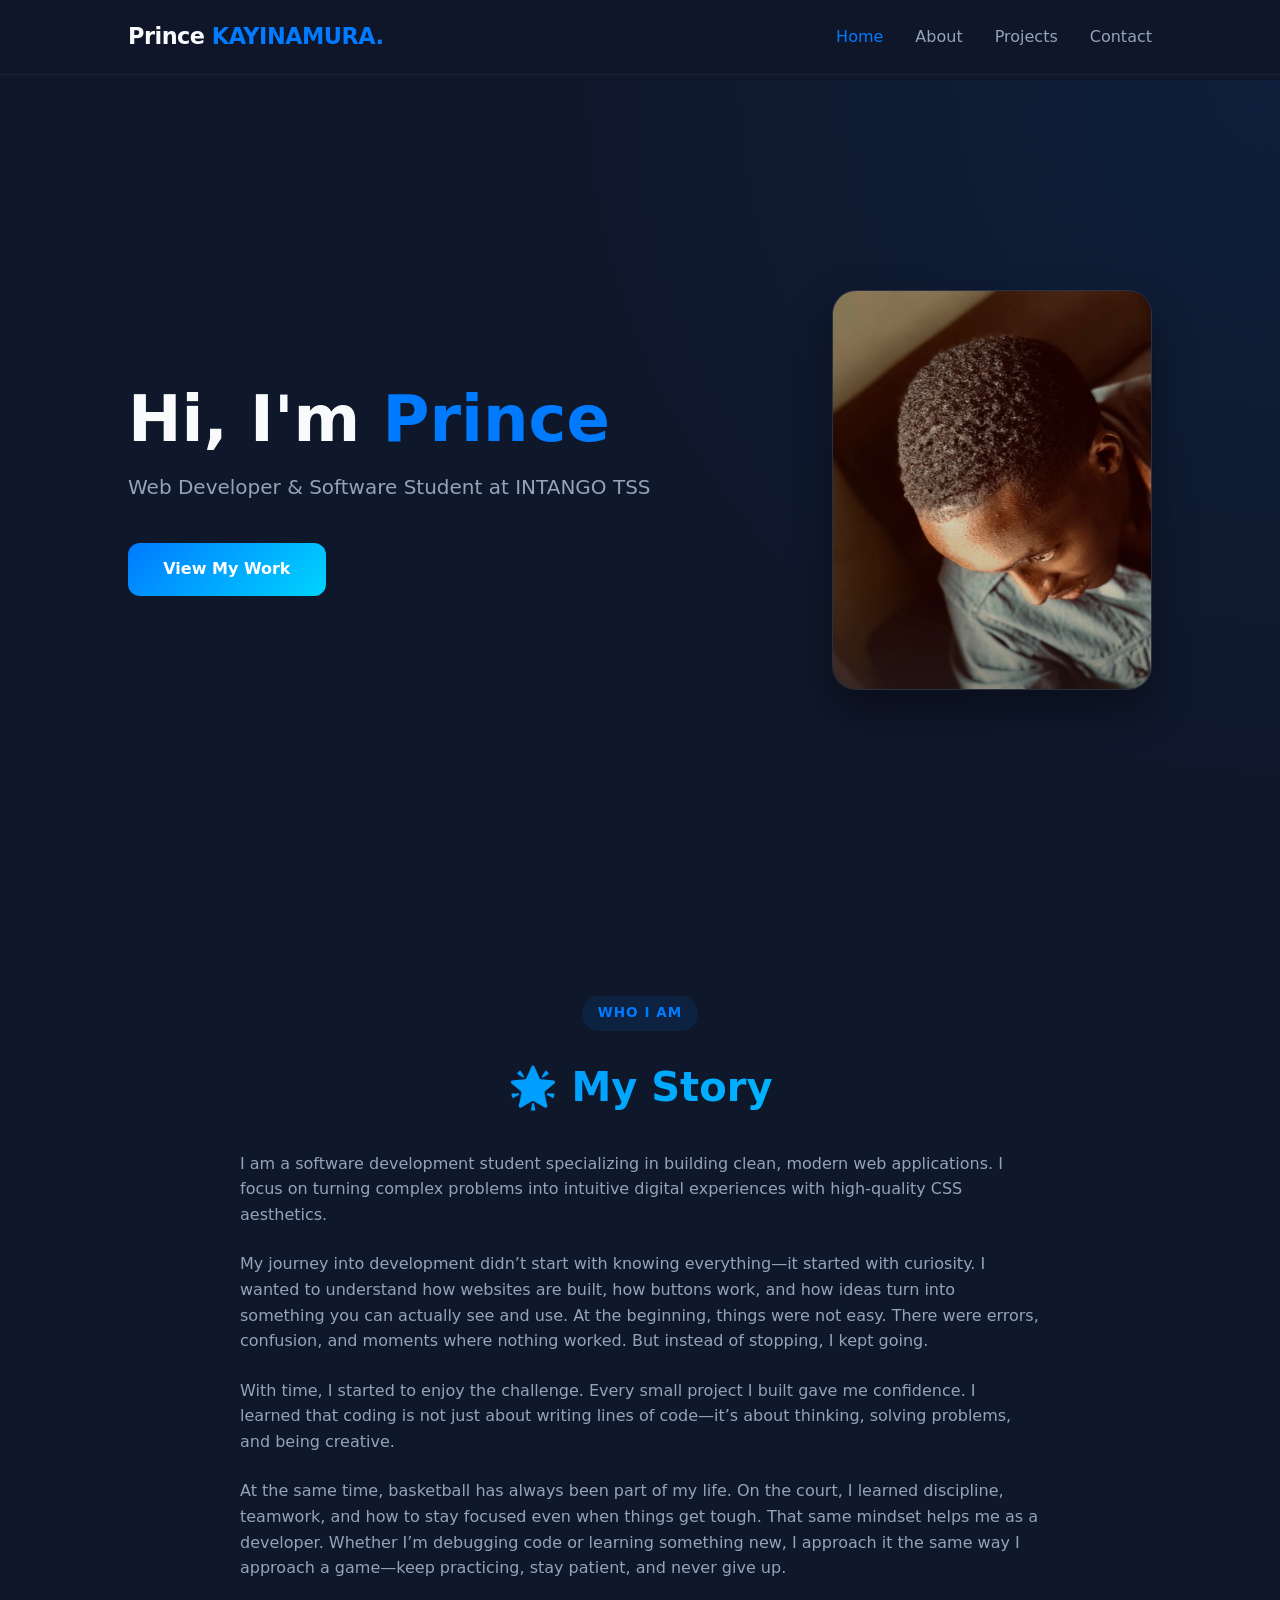
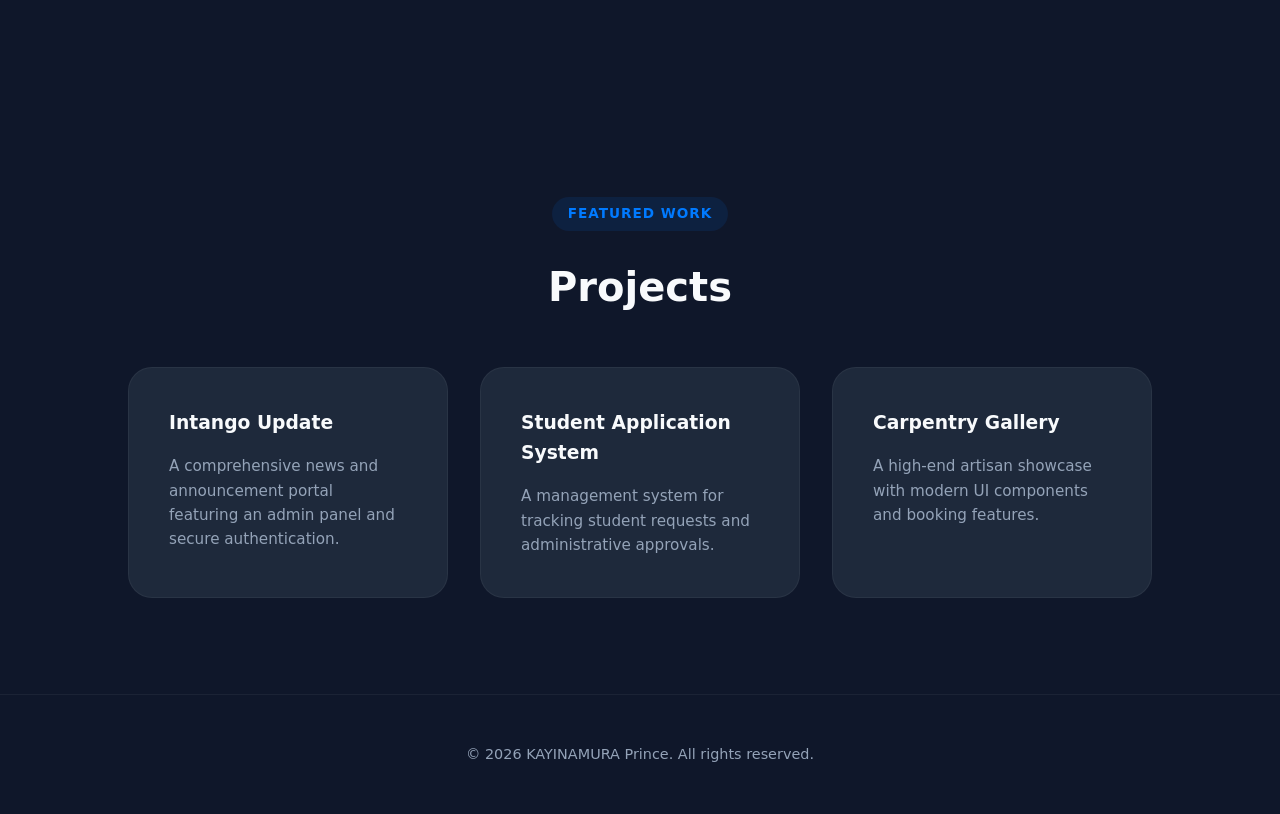
<file: index.html>
<!DOCTYPE html>
<html lang="en">
<head>
    <meta charset="UTF-8">
    <meta name="viewport" content="width=device-width, initial-scale=1.0">
    <title>Prince KAYINAMURA | Web Developer</title>
    <link rel="stylesheet" href="global.css">
    <style>
        .hero {
            min-height: calc(100vh - 5rem);
            display: flex;
            align-items: center;
            justify-content: space-between;
            gap: 4rem;
            padding: 0 10%;
            background: radial-gradient(circle at top right, rgba(0, 122, 255, 0.08), transparent 50%);
        }
        .hero-content { max-width: 600px; text-align: left; }
        .hero h1 { font-size: 4rem; margin-bottom: 1rem; font-weight: 800; line-height: 1.1; }
        .hero p { font-size: 1.25rem; color: var(--text-muted); margin-bottom: 2.5rem; }
        .profile-img {
            width: 320px;
            height: 400px;
            object-fit: cover;
            border-radius: 24px;
            border: 1px solid rgba(255, 255, 255, 0.1);
            box-shadow: 0 20px 40px rgba(0, 0, 0, 0.4);
        }
        .story-text { max-width: 800px; margin: 0 auto; text-align: left; color: var(--text-muted); }
        .story-text p { margin-bottom: 1.5rem; }
        h2.gradient-title {
            background: var(--accent-gradient);
            -webkit-background-clip: text;
            -webkit-text-fill-color: transparent;
        }
        @media (max-width: 968px) {
            .hero { flex-direction: column-reverse; text-align: center; justify-content: center; padding: 4rem 5%; }
            .hero-content { text-align: center; }
            .hero h1 { font-size: 2.8rem; }
            .profile-img { width: 260px; height: 320px; }
        }
    </style>
</head>
<body>
    
    <header class="navbar">
        <div class="logo">Prince <span class="prince">KAYINAMURA.</span></div>
        <div class="menu-toggle" id="menu-toggle">☰</div>
        <nav>
            <ul id="nav-links">
                <li class="active"><a href="index.html">Home</a></li>
                <li><a href="about.html">About</a></li>
                <li><a href="project.html">Projects</a></li>
                <li><a href="contact.html">Contact</a></li>
            </ul>
        </nav>
    </header>

    <section id="home" class="hero">
        <div class="hero-content">
            <h1>Hi, I'm <span class="prince">Prince</span></h1>
            <p>Web Developer & Software Student at INTANGO TSS</p>
            <a href="#projects" class="kay">View My Work</a>
        </div>
        <img src="img/Screenshot 2026-03-01 120539.png" alt="Prince Portrait" class="profile-img">
    </section>

    <section id="about" class="section">
        <div class="section-tag">Who I Am</div>
        <h2 class="gradient-title">🌟 My Story</h2>
        <div class="story-text">
            <p>I am a software development student specializing in building clean, modern web applications. I focus on turning complex problems into intuitive digital experiences with high-quality CSS aesthetics.</p>
            <p>My journey into development didn’t start with knowing everything—it started with curiosity. I wanted to understand how websites are built, how buttons work, and how ideas turn into something you can actually see and use. At the beginning, things were not easy. There were errors, confusion, and moments where nothing worked. But instead of stopping, I kept going.</p>
            <p>With time, I started to enjoy the challenge. Every small project I built gave me confidence. I learned that coding is not just about writing lines of code—it’s about thinking, solving problems, and being creative.</p>
            <p>At the same time, basketball has always been part of my life. On the court, I learned discipline, teamwork, and how to stay focused even when things get tough. That same mindset helps me as a developer. Whether I’m debugging code or learning something new, I approach it the same way I approach a game—keep practicing, stay patient, and never give up.</p>
        </div>
    </section>

    <section id="projects" class="section">
        <div class="section-tag">Featured Work</div>
        <h2>Projects</h2>
        <div class="project-grid">
            <div class="project-card">
                <h3>Intango Update</h3>
                <p>A comprehensive news and announcement portal featuring an admin panel and secure authentication.</p>
            </div>
            <div class="project-card">
                <h3>Student Application System</h3>
                <p>A management system for tracking student requests and administrative approvals.</p>
            </div>
            <div class="project-card">
                <h3>Carpentry Gallery</h3>
                <p>A high-end artisan showcase with modern UI components and booking features.</p>
            </div>
        </div>
    </section>

    <footer>
        <p>© 2026 KAYINAMURA Prince. All rights reserved.</p>
    </footer>

    <script src="script.js"></script>
</body>
</html>
</file>
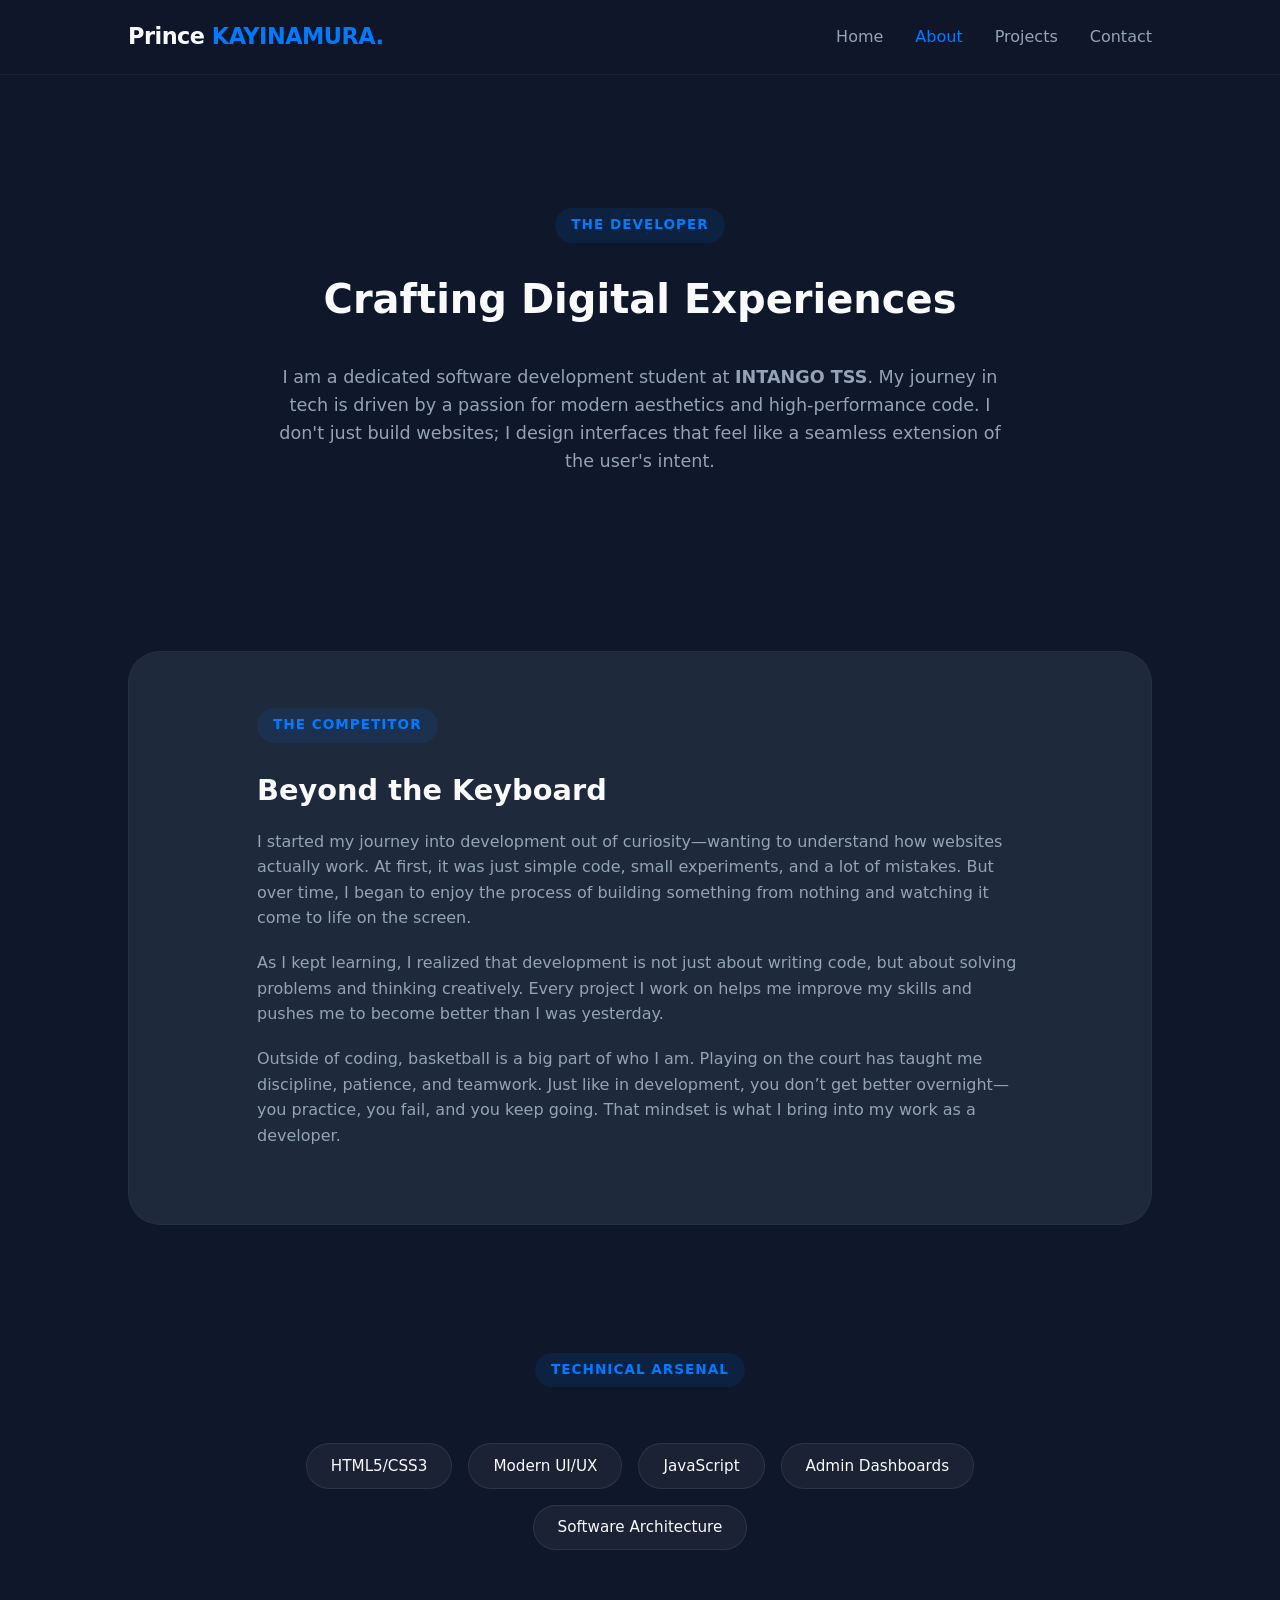
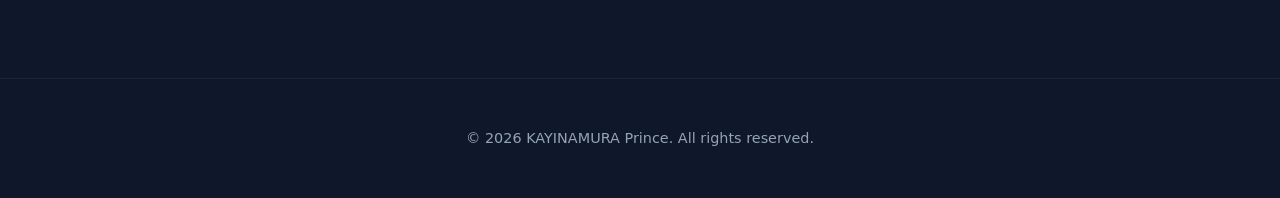
<file: about.html>
<!DOCTYPE html>
<html lang="en">
<head>
    <meta charset="UTF-8">
    <meta name="viewport" content="width=device-width, initial-scale=1.0">
    <title>About | Prince KAYINAMURA</title>
    <link rel="stylesheet" href="global.css">
    <style>
        .about-container { padding: 2rem 0; }
        .bio-text { max-width: 750px; margin: 0 auto 3rem; color: var(--text-muted); font-size: 1.1rem; }
        
        .highlight-box {
            background: var(--bg-card);
            border: 1px solid rgba(255, 255, 255, 0.03);
            border-radius: 32px;
            padding: 3.5rem 10%;
            margin: 2rem 10%;
            text-align: left;
        }
        .highlight-box h3 { font-size: 1.8rem; margin-bottom: 1rem; color: var(--text-main); }
        .highlight-box p { color: var(--text-muted); margin-bottom: 1.2rem; }

        .skills-grid {
            display: flex;
            justify-content: center;
            gap: 1rem;
            flex-wrap: wrap;
            margin-top: 2rem;
            padding: 0 10%;
        }
        .skill-pill {
            padding: 0.6rem 1.5rem;
            background: rgba(255, 255, 255, 0.05);
            border: 1px solid rgba(255, 255, 255, 0.08);
            border-radius: 50px;
            font-size: 0.95rem;
            font-weight: 500;
            transition: all 0.3s ease;
        }
        .skill-pill:hover {
            background: rgba(0, 122, 255, 0.1);
            border-color: var(--primary-color);
            color: var(--primary-color);
            transform: translateY(-2px);
        }
        @media(max-width: 768px) {
            .highlight-box { margin: 2rem 5%; padding: 2rem; }
        }
    </style>
</head>
<body>
    
    <header class="navbar">
        <div class="logo">Prince <span class="prince">KAYINAMURA.</span></div>
        <div class="menu-toggle" id="menu-toggle">☰</div>
        <nav>
            <ul id="nav-links">
                <li><a href="index.html">Home</a></li>
                <li class="active"><a href="about.html">About</a></li>
                <li><a href="project.html">Projects</a></li>
                <li><a href="contact.html">Contact</a></li>
            </ul>
        </nav>
    </header>

    <main class="about-container">
        <section id="bio" class="section">
            <div class="section-tag">The Developer</div>
            <h2>Crafting Digital Experiences</h2>
            <div class="bio-text">
                <p>I am a dedicated software development student at <strong>INTANGO TSS</strong>. My journey in tech is driven by a passion for modern aesthetics and high-performance code. I don't just build websites; I design interfaces that feel like a seamless extension of the user's intent.</p>
            </div>
        </section>

        <section id="interests" class="highlight-box">
            <div class="section-tag">The Competitor</div>
            <h3>Beyond the Keyboard</h3>
            <p>I started my journey into development out of curiosity—wanting to understand how websites actually work. At first, it was just simple code, small experiments, and a lot of mistakes. But over time, I began to enjoy the process of building something from nothing and watching it come to life on the screen.</p>
            <p>As I kept learning, I realized that development is not just about writing code, but about solving problems and thinking creatively. Every project I work on helps me improve my skills and pushes me to become better than I was yesterday.</p>
            <p>Outside of coding, basketball is a big part of who I am. Playing on the court has taught me discipline, patience, and teamwork. Just like in development, you don’t get better overnight—you practice, you fail, and you keep going. That mindset is what I bring into my work as a developer.</p>
        </section>

        <section id="skills" class="section">
            <div class="section-tag">Technical Arsenal</div>
            <div class="skills-grid">
                <span class="skill-pill">HTML5/CSS3</span>
                <span class="skill-pill">Modern UI/UX</span>
                <span class="skill-pill">JavaScript</span>
                <span class="skill-pill">Admin Dashboards</span>
                <span class="skill-pill">Software Architecture</span>
            </div>
        </section>
    </main>

    <footer>
        <p>© 2026 KAYINAMURA Prince. All rights reserved.</p>
    </footer>

    <script src="script.js"></script>
</body>
</html>
</file>
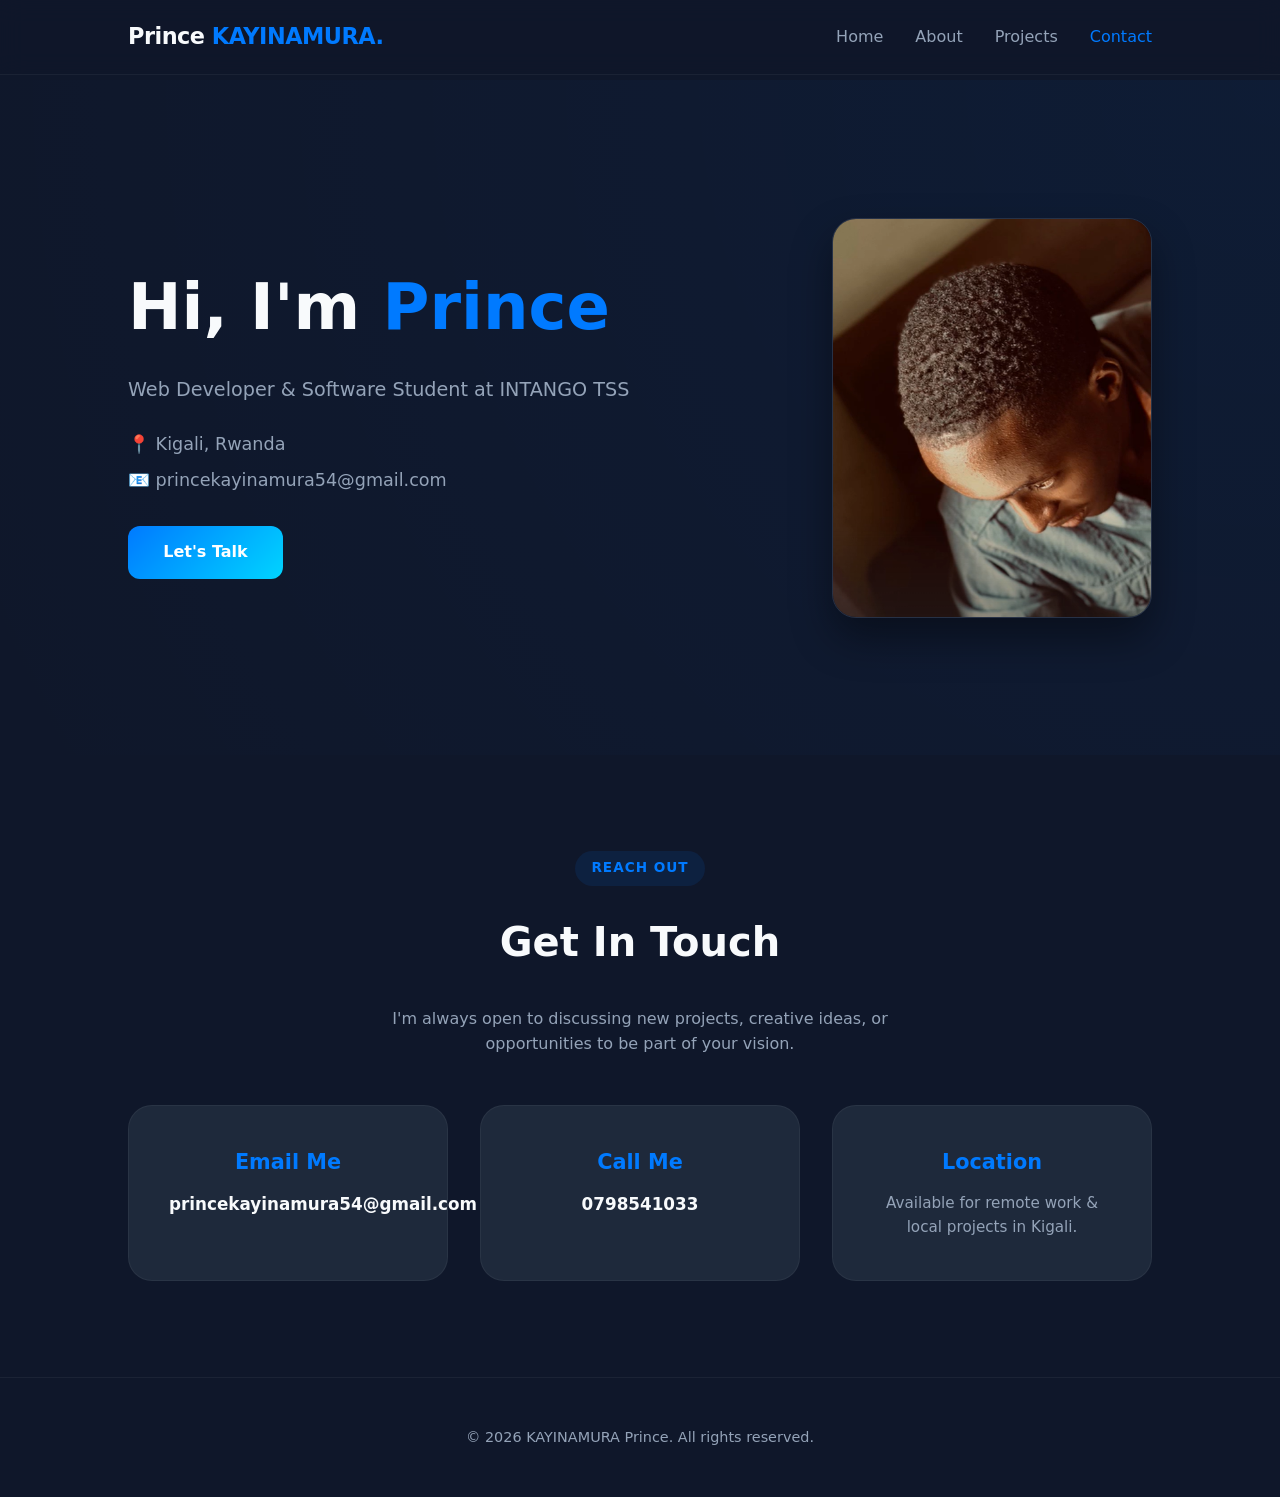
<file: contact.html>
<!DOCTYPE html>
<html lang="en">
<head>
    <meta charset="UTF-8">
    <meta name="viewport" content="width=device-width, initial-scale=1.0">
    <title>Contact | Prince KAYINAMURA</title>
    <link rel="stylesheet" href="global.css">
    <style>
        .hero {
            min-height: 75vh;
            display: flex;
            align-items: center;
            justify-content: space-between;
            gap: 4rem;
            padding: 4rem 10%;
            background: radial-gradient(circle at top right, rgba(0, 122, 255, 0.05), transparent);
        }
        .hero-content { text-align: left; max-width: 600px; }
        .hero h1 { font-size: 4rem; margin-bottom: 1rem; font-weight: 800; }
        .contact-info-short { margin-bottom: 2rem; color: var(--text-muted); font-size: 1.1rem; }
        .contact-info-short p { margin-bottom: 0.5rem; }
        
        .profile-img {
            width: 320px;
            height: 400px;
            object-fit: cover;
            border-radius: 24px;
            border: 1px solid rgba(255, 255, 255, 0.1);
            box-shadow: 0 20px 40px rgba(0, 0, 0, 0.4);
        }
        
        .contact-grid {
            display: grid;
            grid-template-columns: repeat(auto-fit, minmax(260px, 1fr));
            gap: 2rem;
            margin-top: 3rem;
        }
        .contact-card {
            background: var(--bg-card);
            padding: 2.5rem;
            border-radius: 24px;
            border: 1px solid rgba(255, 255, 255, 0.05);
            transition: transform 0.3s ease, border-color 0.3s ease;
        }
        .contact-card:hover { transform: translateY(-8px); border-color: var(--primary-color); }
        .contact-card h3 { color: var(--primary-color); margin-bottom: 0.75rem; font-size: 1.3rem; }
        .contact-card a { color: var(--text-main); text-decoration: none; font-weight: 600; font-size: 1.05rem; }
        .contact-card p { color: var(--text-muted); font-size: 0.95rem; }

        @media (max-width: 968px) {
            .hero { flex-direction: column-reverse; text-align: center; justify-content: center; padding: 4rem 5%; }
            .hero-content { text-align: center; }
            .hero h1 { font-size: 2.8rem; }
            .profile-img { width: 260px; height: 320px; }
        }
    </style>
</head>
<body>
    
    <header class="navbar">
        <div class="logo">Prince <span class="prince">KAYINAMURA.</span></div>
        <div class="menu-toggle" id="menu-toggle">☰</div>
        <nav>
            <ul id="nav-links">
                <li><a href="index.html">Home</a></li>
                <li><a href="about.html">About</a></li>
                <li><a href="project.html">Projects</a></li>
                <li class="active"><a href="contact.html">Contact</a></li>
            </ul>
        </nav>
    </header>

    <section id="home" class="hero">
        <div class="hero-content">
            <h1>Hi, I'm <span class="prince">Prince</span></h1>
            <p style="font-size: 1.2rem; color: var(--text-muted); margin-bottom: 1.5rem;">Web Developer & Software Student at INTANGO TSS</p>
            <div class="contact-info-short">
                <p>📍 Kigali, Rwanda</p>
                <p>📧 princekayinamura54@gmail.com</p>
            </div>
            <a href="#contact" class="kay">Let's Talk</a>
        </div>
        <img src="img/Screenshot 2026-03-01 120539.png" alt="Prince Profile" class="profile-img">
    </section>

    <section id="contact" class="section">
        <div class="section-tag">Reach Out</div>
        <h2>Get In Touch</h2>
        <p style="color: var(--text-muted); max-width: 600px; margin: 0 auto;">I'm always open to discussing new projects, creative ideas, or opportunities to be part of your vision.</p>
        
        <div class="contact-grid">
            <div class="contact-card">
                <h3>Email Me</h3>
                <a href="mailto:princekayinamura54@gmail.com">princekayinamura54@gmail.com</a>
            </div>
            <div class="contact-card">
                <h3>Call Me</h3>
                <a href="tel:0798541033">0798541033</a>
            </div>
            <div class="contact-card">
                <h3>Location</h3>
                <p>Available for remote work & local projects in Kigali.</p>
            </div>
        </div>
    </section>

    <footer>
        <p>© 2026 KAYINAMURA Prince. All rights reserved.</p>
    </footer>

    <script src="script.js"></script>
</body>
</html>
</file>
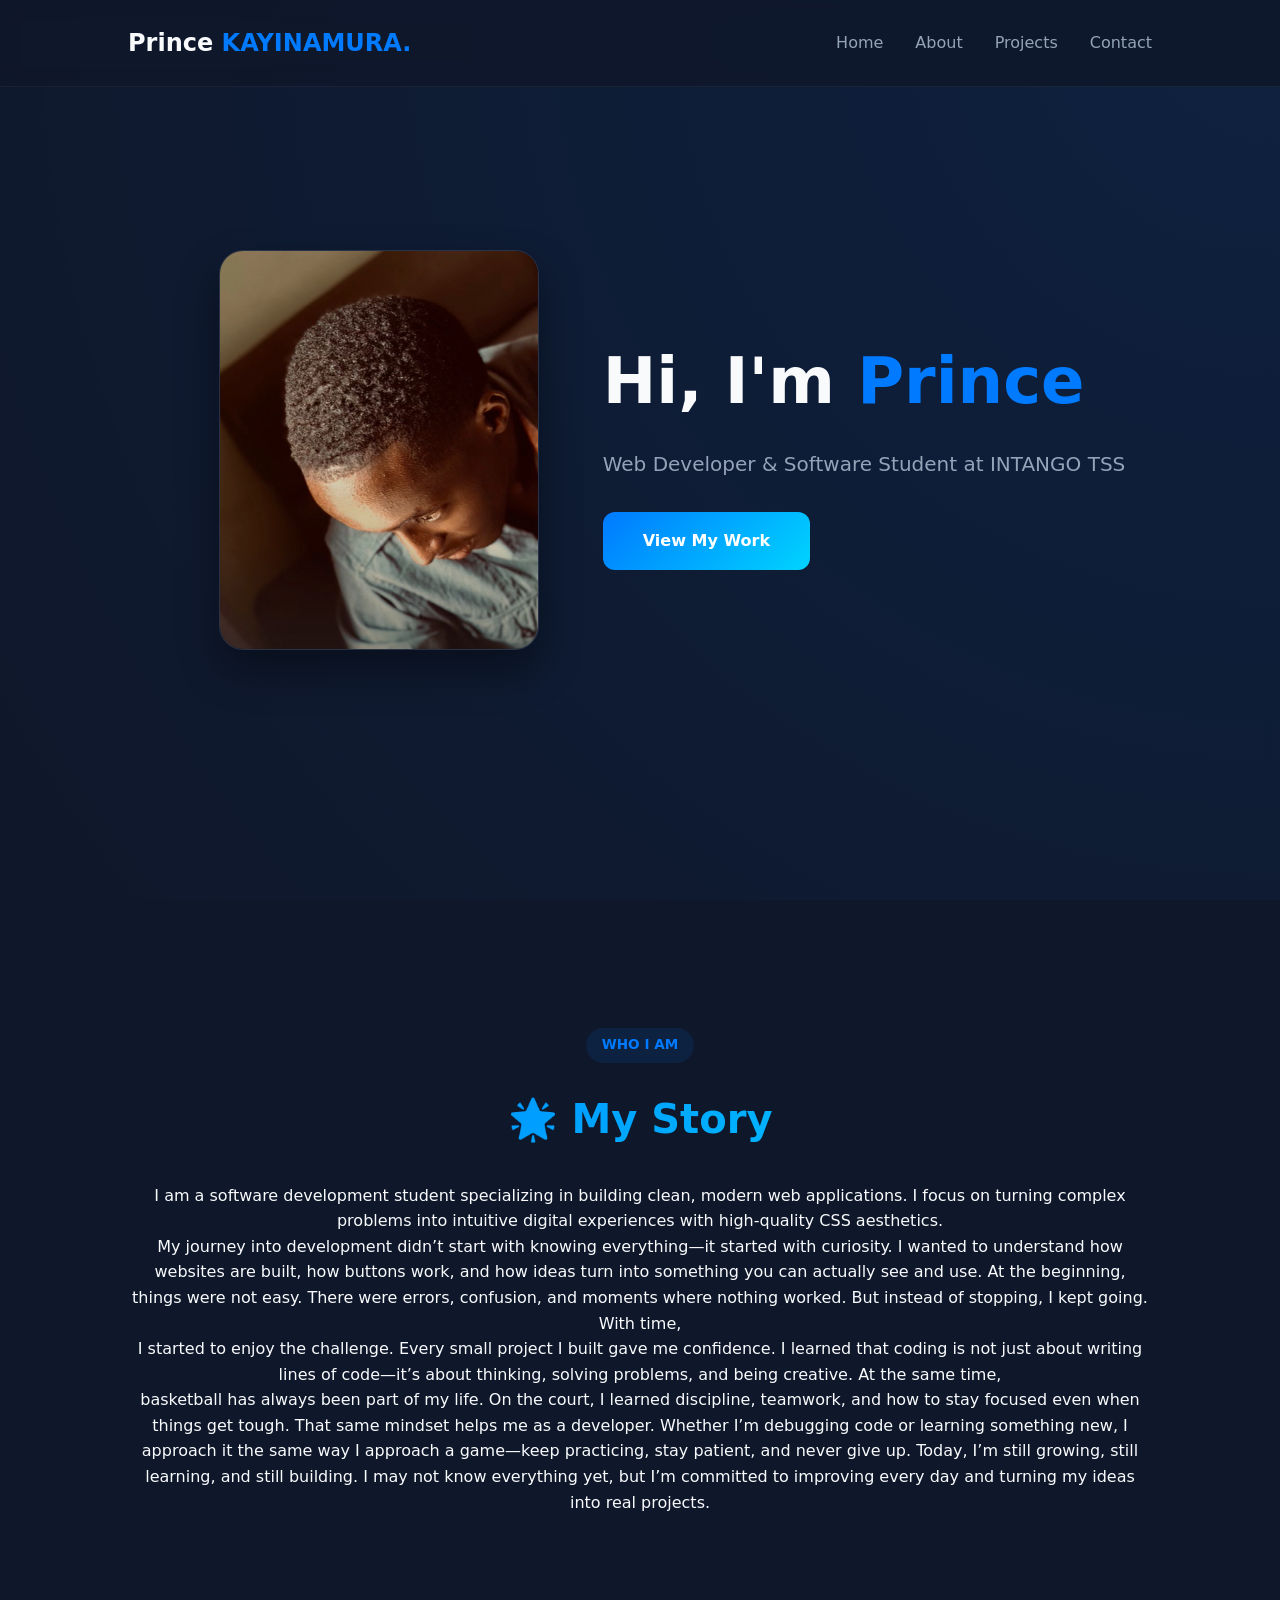
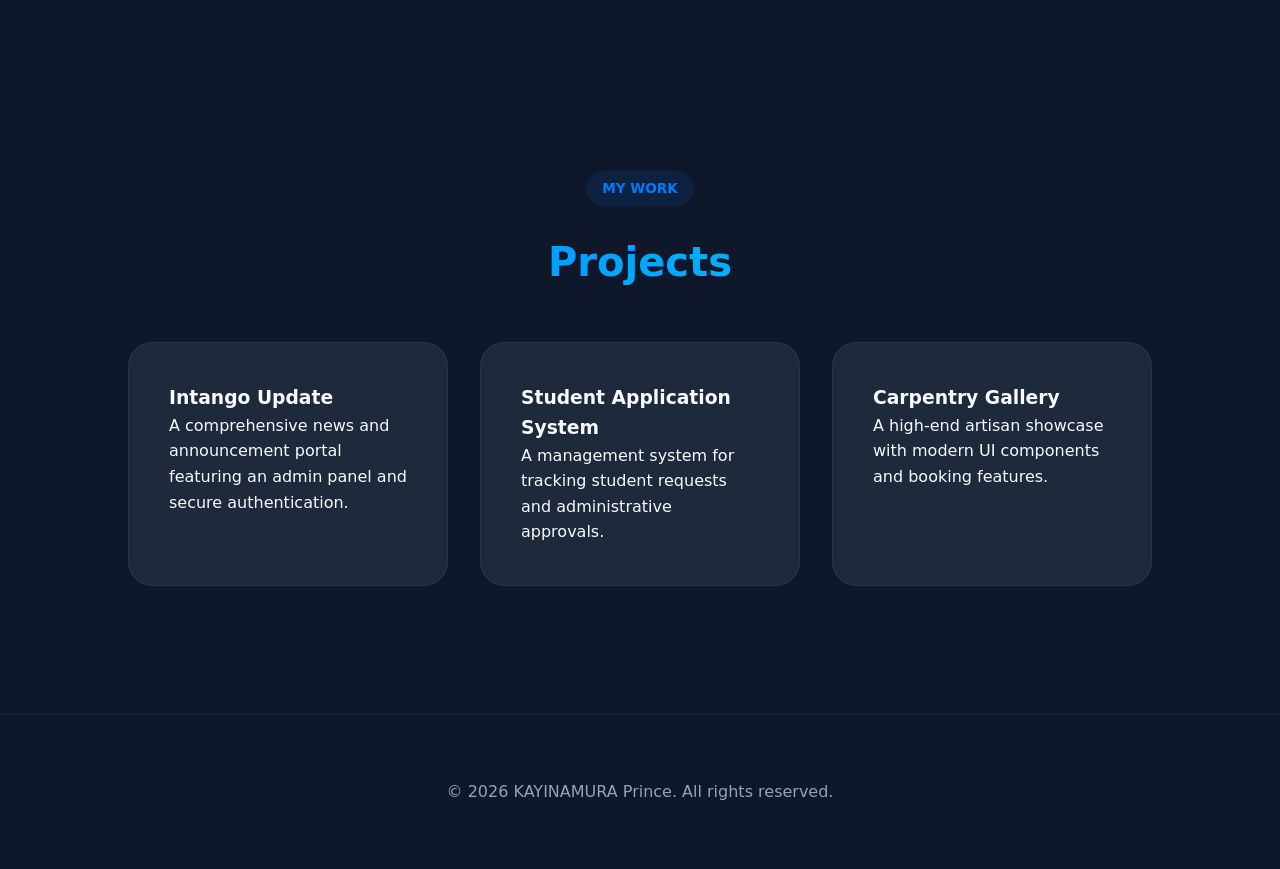
<file: personal.html>
<!DOCTYPE html>
<html lang="en">
<head>
    <meta charset="UTF-8">
    <meta name="viewport" content="width=device-width, initial-scale=1.0">
    <title>Prince KAYINAMURA | Web Developer</title>
    <style>/* General Reset & Modern Variables */
:root {
    --primary-color: #007AFF; 
    --bg-dark: #0f172a;
    --bg-card: #1e293b;
    --text-main: #f8fafc;
    --text-muted: #94a3b8;
    --accent-gradient: linear-gradient(135deg, #007AFF 0%, #00d4ff 100%);
    --font-family: 'Inter', system-ui, -apple-system, sans-serif;
}

* {
    margin: 0;
    padding: 0;
    box-sizing: border-box;
}

html {
    scroll-behavior: smooth;
}

body {
    background-color: var(--bg-dark);
    color: var(--text-main);
    font-family: var(--font-family);
    line-height: 1.6;
    overflow-x: hidden;
}

/* Navbar - Glassmorphism Effect[cite: 2, 3] */
.navbar {
    display: flex;
    justify-content: space-between;
    align-items: center;
    padding: 1.5rem 10%;
    background: rgba(15, 23, 42, 0.8);
    backdrop-filter: blur(10px);
    position: fixed;
    width: 100%;
    top: 0;
    z-index: 100;
    border-bottom: 1px solid rgba(255, 255, 255, 0.05);
}

.logo {
    font-size: 1.5rem;
    font-weight: 800;
}

.prince {
    color: var(--primary-color);
}

.navbar ul {
    display: flex;
    list-style: none;
    gap: 2rem;
}

.navbar a {
    text-decoration: none;
    color: var(--text-muted);
    font-weight: 500;
    transition: 0.3s;
}

.navbar a:hover {
    color: var(--primary-color);
}

/* Hero Section with Integrated Image */
.hero {
    height: 100vh;
    display: flex;
    align-items: center;
    justify-content: center;
    gap: 4rem;
    padding: 0 10%;
    background: radial-gradient(circle at top right, rgba(0, 122, 255, 0.1), transparent);
}

.hero-content {
    text-align: left;
    max-width: 600px;
}

.hero h1 {
    font-size: 4rem;
    margin-bottom: 1rem;
    font-weight: 800;
}

.hero p {
    font-size: 1.25rem;
    color: var(--text-muted);
    margin-bottom: 2rem;
}

/* Profile Picture Styling */
.profile-img {
    width: 320px;
    height: 400px;
    object-fit: cover;
    border-radius: 24px;
    border: 1px solid rgba(255, 255, 255, 0.1);
    box-shadow: 0 20px 40px rgba(0, 0, 0, 0.4);
}

.kay {
    display: inline-block;
    padding: 1rem 2.5rem;
    background: var(--accent-gradient);
    color: white;
    text-decoration: none;
    border-radius: 12px;
    font-weight: 600;
    transition: transform 0.3s ease, box-shadow 0.3s ease;
}

.kay:hover {
    transform: translateY(-3px);
    box-shadow: 0 10px 20px rgba(0, 122, 255, 0.3);
}

/* Sections & Grid Layout */
.section {
    padding: 8rem 10%;
    text-align: center;
}

.section-tag {
    display: inline-block;
    padding: 0.4rem 1rem;
    background: rgba(0, 122, 255, 0.1);
    color: var(--primary-color);
    border-radius: 20px;
    font-size: 0.85rem;
    font-weight: 600;
    margin-bottom: 1.5rem;
    text-transform: uppercase;
}

h2 {
    font-size: 2.5rem;
    margin-bottom: 2rem;
    background: var(--accent-gradient);
    -webkit-background-clip: text;
    -webkit-text-fill-color: transparent;
}

.project-grid {
    display: grid;
    grid-template-columns: repeat(auto-fit, minmax(300px, 1fr));
    gap: 2rem;
    margin-top: 3rem;
}

.project-card {
    background: var(--bg-card);
    padding: 2.5rem;
    border-radius: 24px;
    border: 1px solid rgba(255, 255, 255, 0.05);
    text-align: left;
    transition: all 0.3s ease;
}

.project-card:hover {
    border-color: var(--primary-color);
    transform: translateY(-10px);
}

/* Footer[cite: 2, 3] */
footer {
    text-align: center;
    padding: 4rem 0;
    border-top: 1px solid rgba(255, 255, 255, 0.05);
    color: var(--text-muted);
}

/* Responsive Design */
@media (max-width: 968px) {
    .hero {
        flex-direction: column-reverse;
        text-align: center;
        height: auto;
        padding-top: 8rem;
    }
    .hero-content { text-align: center; }
    .hero h1 { font-size: 2.5rem; }
    .profile-img { width: 240px; height: 300px; }
}
    </style>
</head>
<body>
    
    <header class="navbar">
        <div class="logo">Prince <span class="prince">KAYINAMURA.</span></div>
        <nav>
            <ul>
                <li><a href="#home">Home</a></li>
                <li><a href="about.html">About</a></li>
                <li><a href="project.html">Projects</a></li>
                <li><a href="contact.html">Contact</a></li>
            </ul>
        </nav>
    </header>

    <section id="home" class="hero">
        <div class="profile-picture"></div><img src="img/Screenshot 2026-03-01 120539.png" alt="Prince" class="profile-img"> <!-- New profile-picture div -->
        <div class="hero-content">
            <h1>Hi, I'm <span class="prince">Prince</span></h1>
            <p>Web Developer & Software Student at INTANGO TSS</p>
            <a href="#projects" class="kay">View My Work</a>
        </div>
    </section>

    <section id="about" class="section">
        <div class="section-tag">Who I Am</div>
        <h2>🌟 My Story</h2>
        <p>I am a software development student specializing in building clean, modern web applications. I focus on turning complex problems into intuitive digital experiences with high-quality CSS aesthetics.</p>
        My journey into development didn’t start with knowing everything—it started with curiosity. I wanted to understand how websites are built, how buttons work, and how ideas turn into something you can actually see and use. At the beginning, things were not easy. There were errors, confusion, and moments where nothing worked. But instead of stopping, I kept going.

With time,<p> I started to enjoy the challenge. Every small project I built gave me confidence. I learned that coding is not just about writing lines of code—it’s about thinking, solving problems, and being creative.

At the same time,</p> basketball has always been part of my life. On the court, I learned discipline, teamwork, and how to stay focused even when things get tough. That same mindset helps me as a developer. Whether I’m debugging code or learning something new, I approach it the same way I approach a game—keep practicing, stay patient, and never give up.

Today, I’m still growing, still learning, and still building. I may not know everything yet, but I’m committed to improving every day and turning my ideas into real projects.
    </section>

    <section id="projects" class="section">
        <div class="section-tag">My Work</div>
        <h2>Projects</h2>
        <div class="project-grid">
            <div class="project-card">
                <h3>Intango Update</h3>
                <p>A comprehensive news and announcement portal featuring an admin panel and secure authentication.</p>
            </div>
            <div class="project-card">
                <h3>Student Application System</h3>
                <p>A management system for tracking student requests and administrative approvals.</p>
            </div>
            <div class="project-card">
                <h3>Carpentry Gallery</h3>
                <p>A high-end artisan showcase with modern UI components and booking features.</p>
            </div>
        </div>
    </section>

    <footer>
        <p>© 2026 KAYINAMURA Prince. All rights reserved.</p>
    </footer>

</body>
</html>
</file>
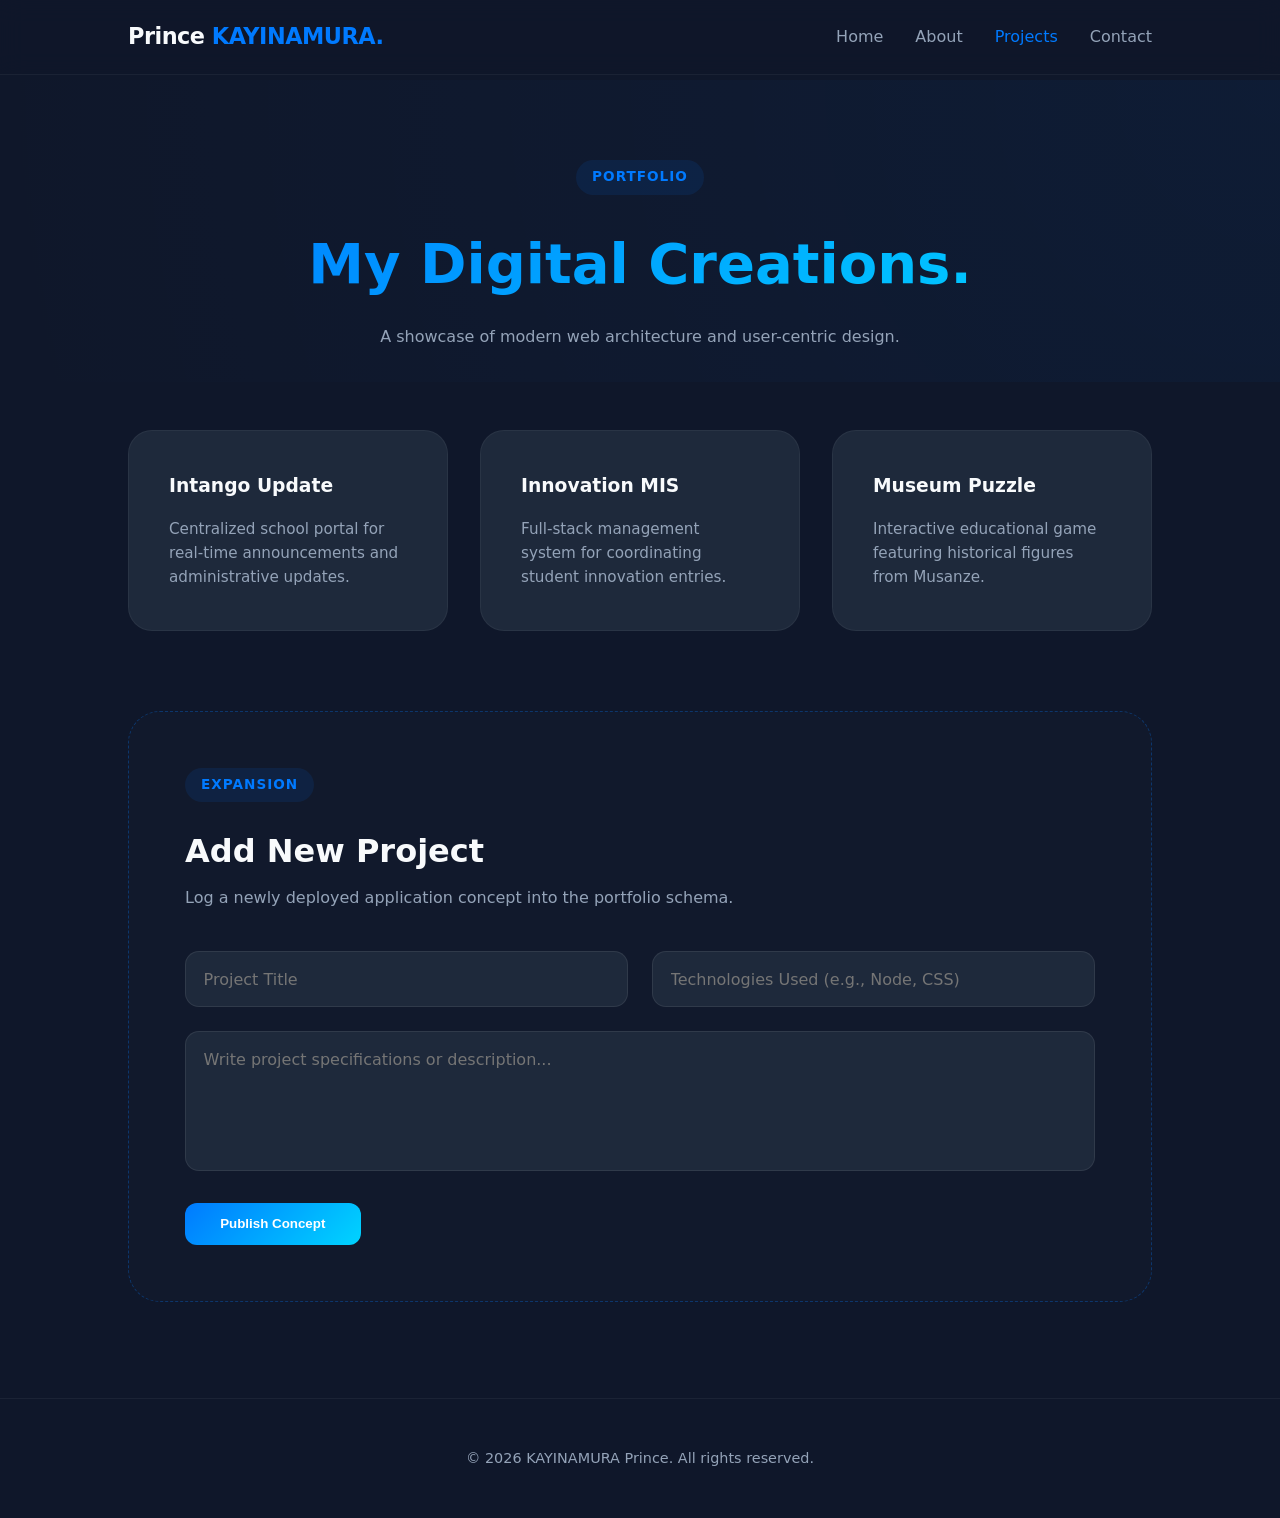
<file: project.html>
<!DOCTYPE html>
<html lang="en">
<head>
    <meta charset="UTF-8">
    <meta name="viewport" content="width=device-width, initial-scale=1.0">
    <title>Projects | Prince KAYINAMURA</title>
    <link rel="stylesheet" href="global.css">
    <style>
        .hero {
            padding: 5rem 10% 2rem;
            text-align: center;
            background: radial-gradient(circle at top right, rgba(0, 122, 255, 0.05), transparent);
        }
        .hero h1 {
            font-size: 3.5rem; margin-bottom: 1rem; font-weight: 800;
            background: var(--accent-gradient); -webkit-background-clip: text; -webkit-text-fill-color: transparent;
        }
        .container { padding: 0 10% 6rem; }
        
        .add-project-section {
            margin-top: 5rem;
            padding: 3.5rem;
            background: rgba(255, 255, 255, 0.01);
            border-radius: 32px;
            border: 1px dashed rgba(0, 122, 255, 0.3);
        }
        .add-project-section h2 { font-size: 2rem; margin-bottom: 0.5rem; }
        .form-grid {
            display: grid;
            grid-template-columns: 1fr 1fr;
            gap: 1.5rem;
            margin-top: 2.5rem;
        }
        .form-group-full { grid-column: span 2; }
        input, textarea {
            width: 100%;
            padding: 1.1rem;
            background: var(--bg-card);
            border: 1px solid rgba(255, 255, 255, 0.08);
            border-radius: 14px;
            color: white;
            font-family: inherit;
            font-size: 1rem;
            transition: border-color 0.3s;
        }
        input:focus, textarea:focus { border-color: var(--primary-color); outline: none; }
        textarea { height: 140px; resize: none; }
        
        @media (max-width: 768px) {
            .hero h1 { font-size: 2.5rem; }
            .form-grid { grid-template-columns: 1fr; }
            .form-group-full { grid-column: span 1; }
            .add-project-section { padding: 2rem 1.5rem; }
        }
    </style>
</head>
<body>
    
    <header class="navbar">
        <div class="logo">Prince <span class="prince">KAYINAMURA.</span></div>
        <div class="menu-toggle" id="menu-toggle">☰</div>
        <nav>
            <ul id="nav-links">
                <li><a href="index.html">Home</a></li>
                <li><a href="about.html">About</a></li>
                <li class="active"><a href="project.html">Projects</a></li>
                <li><a href="contact.html">Contact</a></li>
            </ul>
        </nav>
    </header>

    <section class="hero">
        <div class="section-tag">Portfolio</div>
        <h1>My Digital Creations.</h1>
        <p style="color: var(--text-muted);">A showcase of modern web architecture and user-centric design.</p>
    </section>

    <main class="container">
        <div class="project-grid" id="projectGrid">
            <div class="project-card">
                <h3>Intango Update</h3>
                <p>Centralized school portal for real-time announcements and administrative updates.</p>
            </div>
            <div class="project-card">
                <h3>Innovation MIS</h3>
                <p>Full-stack management system for coordinating student innovation entries.</p>
            </div>
            <div class="project-card">
                <h3>Museum Puzzle</h3>
                <p>Interactive educational game featuring historical figures from Musanze.</p>
            </div>
        </div>

        <section class="add-project-section">
            <div class="section-tag">Expansion</div>
            <h2>Add New Project</h2>
            <p style="color: var(--text-muted);">Log a newly deployed application concept into the portfolio schema.</p>
            <form class="form-grid" onsubmit="event.preventDefault();">
                <input type="text" placeholder="Project Title" required>
                <input type="text" placeholder="Technologies Used (e.g., Node, CSS)" required>
                <div class="form-group-full">
                    <textarea placeholder="Write project specifications or description..." required></textarea>
                </div>
                <div class="form-group-full">
                    <button type="submit" class="kay">Publish Concept</button>
                </div>
            </form>
        </section>
    </main>

    <footer>
        <p>© 2026 KAYINAMURA Prince. All rights reserved.</p>
    </footer>

    <script src="script.js"></script>
</body>
</html>
</file>
<file: global.css>
/* global.css */
:root {
    --primary-color: #007AFF; 
    --bg-dark: #0f172a;
    --bg-card: #1e293b;
    --text-main: #f8fafc;
    --text-muted: #94a3b8;
    --accent-gradient: linear-gradient(135deg, #007AFF 0%, #00d4ff 100%);
    --font-family: 'Inter', system-ui, -apple-system, sans-serif;
}

* {
    margin: 0;
    padding: 0;
    box-sizing: border-box;
}

html {
    scroll-behavior: smooth;
}

body {
    background-color: var(--bg-dark);
    color: var(--text-main);
    font-family: var(--font-family);
    line-height: 1.6;
    overflow-x: hidden;
    padding-top: 5rem; /* Prevents hero sections from sliding underneath fixed navbar */
}

/* Glassmorphism Navbar */
.navbar {
    display: flex;
    justify-content: space-between;
    align-items: center;
    padding: 1.2rem 10%;
    background: rgba(15, 23, 42, 0.8);
    backdrop-filter: blur(12px);
    -webkit-backdrop-filter: blur(12px);
    position: fixed;
    width: 100%;
    top: 0;
    left: 0;
    z-index: 1000;
    border-bottom: 1px solid rgba(255, 255, 255, 0.05);
}

.logo {
    font-size: 1.4rem;
    font-weight: 800;
    letter-spacing: -0.5px;
}

.prince {
    color: var(--primary-color);
}

.navbar ul {
    display: flex;
    list-style: none;
    gap: 2rem;
}

.navbar a {
    text-decoration: none;
    color: var(--text-muted);
    font-weight: 500;
    transition: color 0.3s ease;
}

.navbar a:hover, .navbar li.active a {
    color: var(--primary-color);
}

/* Mobile Hamburger Trigger */
.menu-toggle {
    display: none;
    font-size: 1.8rem;
    color: var(--text-main);
    cursor: pointer;
    user-select: none;
    transition: transform 0.3s ease;
}

/* Universal Button Components */
.kay {
    display: inline-block;
    padding: 0.85rem 2.2rem;
    background: var(--accent-gradient);
    color: white;
    text-decoration: none;
    border-radius: 12px;
    font-weight: 600;
    border: none;
    cursor: pointer;
    transition: transform 0.3s ease, box-shadow 0.3s ease;
}

.kay:hover {
    transform: translateY(-3px);
    box-shadow: 0 10px 20px rgba(0, 122, 255, 0.3);
}

/* Section Templates */
.section {
    padding: 6rem 10%;
    text-align: center;
}

.section-tag {
    display: inline-block;
    padding: 0.4rem 1rem;
    background: rgba(0, 122, 255, 0.1);
    color: var(--primary-color);
    border-radius: 20px;
    font-size: 0.85rem;
    font-weight: 600;
    margin-bottom: 1.5rem;
    text-transform: uppercase;
    letter-spacing: 1px;
}

h2 {
    font-size: 2.5rem;
    margin-bottom: 2rem;
    font-weight: 800;
}

/* Common Layouts */
.project-grid {
    display: grid;
    grid-template-columns: repeat(auto-fit, minmax(280px, 1fr));
    gap: 2rem;
    margin-top: 3rem;
}

.project-card {
    background: var(--bg-card);
    padding: 2.5rem;
    border-radius: 24px;
    border: 1px solid rgba(255, 255, 255, 0.05);
    text-align: left;
    transition: border-color 0.3s ease, transform 0.3s ease;
}

.project-card:hover {
    border-color: var(--primary-color);
    transform: translateY(-8px);
}

.project-card h3 { margin-bottom: 1rem; color: var(--text-main); }
.project-card p { color: var(--text-muted); font-size: 0.95rem; }

footer {
    text-align: center;
    padding: 3rem 0;
    border-top: 1px solid rgba(255, 255, 255, 0.05);
    color: var(--text-muted);
    font-size: 0.9rem;
}

/* Global Media Query for Hamburger Menu System */
@media (max-width: 768px) {
    .menu-toggle {
        display: block;
    }

    .navbar ul {
        position: absolute;
        top: 100%;
        left: 0;
        width: 100%;
        background: rgba(15, 23, 42, 0.95);
        backdrop-filter: blur(15px);
        flex-direction: column;
        align-items: center;
        padding: 2rem 0;
        gap: 1.5rem;
        border-bottom: 1px solid rgba(255, 255, 255, 0.05);
        transform: translateY(-150%);
        opacity: 0;
        transition: transform 0.4s ease, opacity 0.3s ease;
        pointer-events: none;
    }

    .navbar ul.active {
        transform: translateY(0);
        opacity: 1;
        pointer-events: auto;
    }

    .section {
        padding: 4rem 5%;
    }
    
    h2 { font-size: 2rem; }
}
</file>
